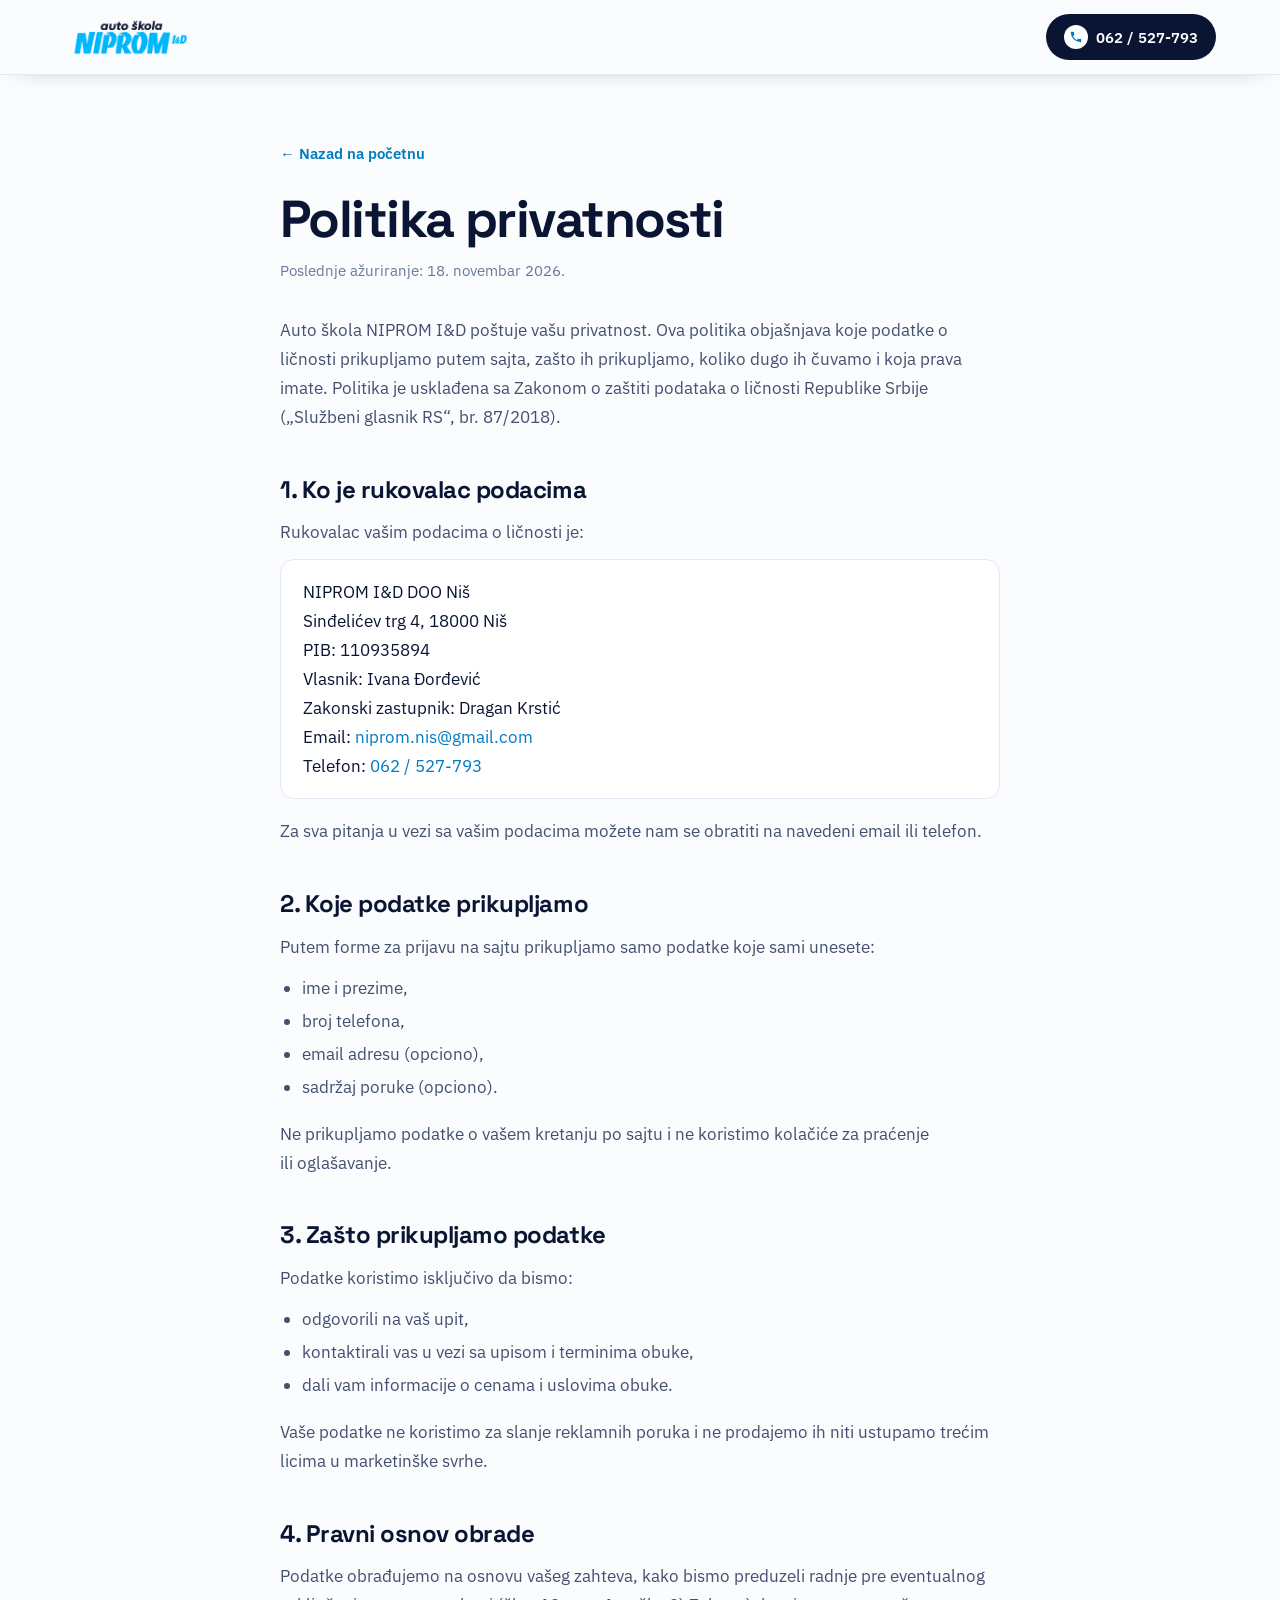
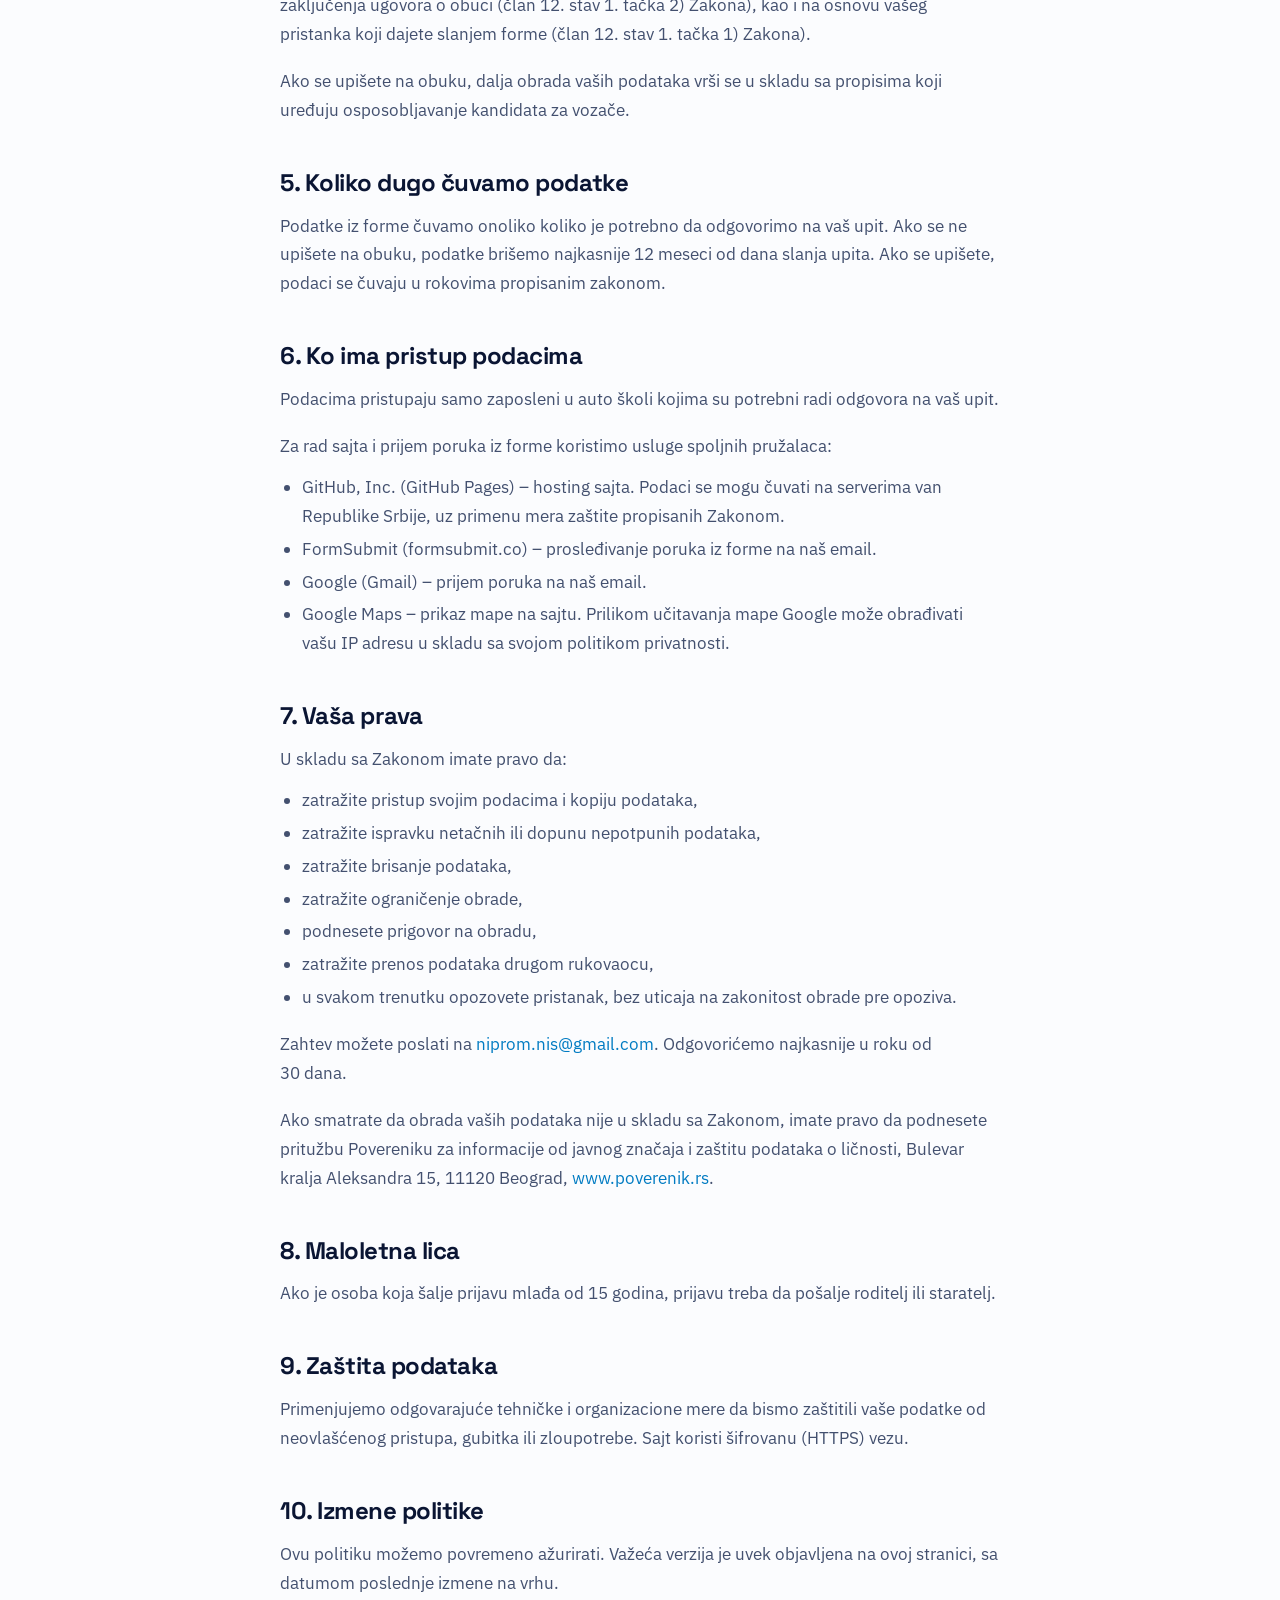
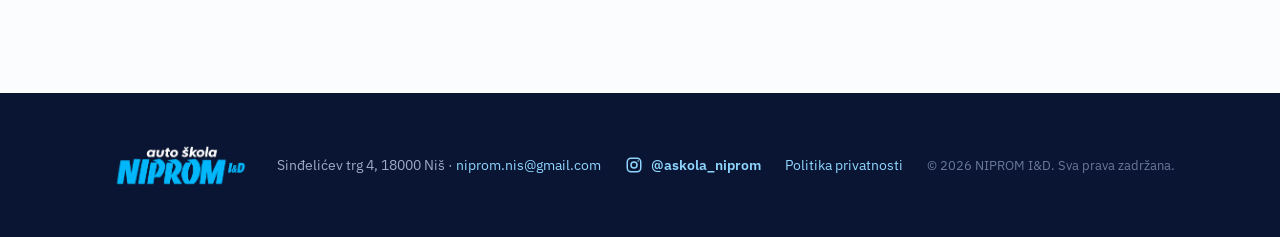
<file: politika-privatnosti.html>
<!DOCTYPE html>
<html lang="sr-Latn">
<head>
<meta charset="utf-8">
<meta name="viewport" content="width=device-width, initial-scale=1">
<title>Politika privatnosti | Auto škola NIPROM I&amp;D Niš</title>
<meta name="description" content="Politika privatnosti Auto škole NIPROM I&amp;D iz Niša: koje podatke prikupljamo putem forme za prijavu, zašto, koliko dugo ih čuvamo i koja su vaša prava.">
<meta name="robots" content="index, follow">
<link rel="canonical" href="https://misicv89-ops.github.io/niprom/politika-privatnosti.html">
<meta name="theme-color" content="#007BC2">
<link rel="icon" href="favicon.ico" sizes="any">
<link rel="icon" type="image/png" sizes="32x32" href="favicon-32.png">
<link rel="apple-touch-icon" href="apple-touch-icon.png">
<script src="js/react.production.min.js"></script>
<script src="js/react-dom.production.min.js"></script>
<script src="js/support.js"></script>
<link rel="preload" href="fonts/space-grotesk-latin-700-normal.woff2" as="font" type="font/woff2" crossorigin>
<link rel="stylesheet" href="fonts.css">
</head>
<body>
<x-dc>
<helmet>
<title>Politika privatnosti | Auto škola NIPROM I&amp;D Niš</title>
<meta name="description" content="Politika privatnosti Auto škole NIPROM I&amp;D iz Niša: koje podatke prikupljamo putem forme za prijavu, zašto, koliko dugo ih čuvamo i koja su vaša prava.">
<meta name="robots" content="index, follow">
<link rel="canonical" href="https://misicv89-ops.github.io/niprom/politika-privatnosti.html">
<meta name="theme-color" content="#007BC2">
<style>
  html, body { margin:0; padding:0; background:#FBFCFE; }
  * { box-sizing:border-box; }
  a { color:#007BC2; text-decoration:none; }
  a:hover { color:#0A1533; }
  ::selection { background:#007BC2; color:#fff; }
</style>
</helmet>
<div style="font-family:'IBM Plex Sans',sans-serif;color:#0A1533;min-height:100vh;display:flex;flex-direction:column">
  <header style="position:sticky;top:0;z-index:50;background:rgba(251,252,254,0.92);backdrop-filter:blur(14px);border-bottom:1px solid #E3E8F5;box-shadow:0 8px 24px -20px rgba(10,21,51,0.6)">
    <div style="max-width:1200px;margin:0 auto;padding:14px 24px;display:flex;align-items:center;gap:24px;justify-content:space-between">
      <a href="index.html#vrh" style="display:flex;align-items:center;gap:10px;color:#0A1533">
        <img class="nip-logo" src="assets/logo-tamni.png" alt="Auto škola NIPROM I&amp;D" width="130" height="42" style="height:42px;width:auto;display:block">
      </a>
      <a href="tel:062527793" style="display:flex;align-items:center;gap:8px;background:#0A1533;color:#fff;padding:11px 18px;border-radius:999px;font-size:15px;font-weight:600;white-space:nowrap" style-hover="background:#007BC2;color:#fff"><span aria-hidden="true" style="display:inline-grid;place-items:center;width:24px;height:24px;border-radius:999px;background:#fff;color:#007BC2"><svg width="14" height="14" viewBox="0 0 24 24" fill="currentColor"><path d="M6.6 10.8a15.1 15.1 0 0 0 6.6 6.6l2.2-2.2c.3-.3.7-.4 1-.2 1.1.4 2.3.6 3.6.6.6 0 1 .4 1 1V20c0 .6-.4 1-1 1A17 17 0 0 1 3 4c0-.6.4-1 1-1h3.5c.6 0 1 .4 1 1 0 1.3.2 2.5.6 3.6.1.3 0 .7-.2 1l-2.3 2.2z"></path></svg></span>062 / 527-793</a>
    </div>
  </header>

  <main style="flex:1;padding:64px 24px 96px">
    <article style="max-width:720px;margin:0 auto;font-size:17px;line-height:1.7;color:#43506F">
      <a href="index.html#vrh" style="display:inline-flex;align-items:center;gap:8px;font-size:15px;font-weight:600;color:#007BC2" style-hover="color:#0A1533">← Nazad na početnu</a>
      <h1 style="font-family:'Space Grotesk',sans-serif;font-weight:700;font-size:clamp(36px,5vw,52px);line-height:1.05;letter-spacing:-0.03em;color:#0A1533;margin:24px 0 12px;text-wrap:balance">Politika privatnosti</h1>
      <p style="margin:0 0 32px;font-size:15px;color:#6B7899">Poslednje ažuriranje: 18. novembar 2026.</p>
      <p style="margin:0 0 18px;text-wrap:pretty">Auto škola NIPROM I&amp;D poštuje vašu privatnost. Ova politika objašnjava koje podatke o ličnosti prikupljamo putem sajta, zašto ih prikupljamo, koliko dugo ih čuvamo i koja prava imate. Politika je usklađena sa Zakonom o zaštiti podataka o ličnosti Republike Srbije („Službeni glasnik RS“, br. 87/2018).</p>

      <h2 style="font-family:'Space Grotesk',sans-serif;font-weight:700;font-size:24px;line-height:1.2;letter-spacing:-0.02em;color:#0A1533;margin:44px 0 14px">1. Ko je rukovalac podacima</h2>
      <p style="margin:0 0 12px">Rukovalac vašim podacima o ličnosti je:</p>
      <p style="margin:0 0 18px;padding:18px 22px;border:1px solid #E3E8F5;border-radius:14px;background:#fff;color:#0A1533">NIPROM I&amp;D DOO Niš<br>Sinđelićev trg 4, 18000 Niš<br>PIB: 110935894<br>Vlasnik: Ivana Đorđević<br>Zakonski zastupnik: Dragan Krstić<br>Email: <a href="mailto:niprom.nis@gmail.com">niprom.nis@gmail.com</a><br>Telefon: <a href="tel:062527793">062 / 527-793</a></p>
      <p style="margin:0 0 18px;text-wrap:pretty">Za sva pitanja u vezi sa vašim podacima možete nam se obratiti na navedeni email ili telefon.</p>

      <h2 style="font-family:'Space Grotesk',sans-serif;font-weight:700;font-size:24px;line-height:1.2;letter-spacing:-0.02em;color:#0A1533;margin:44px 0 14px">2. Koje podatke prikupljamo</h2>
      <p style="margin:0 0 12px">Putem forme za prijavu na sajtu prikupljamo samo podatke koje sami unesete:</p>
      <ul style="margin:0 0 18px;padding-left:22px;display:grid;gap:4px">
        <li>ime i prezime,</li>
        <li>broj telefona,</li>
        <li>email adresu (opciono),</li>
        <li>sadržaj poruke (opciono).</li>
      </ul>
      <p style="margin:0 0 18px;text-wrap:pretty">Ne prikupljamo podatke o vašem kretanju po sajtu i ne koristimo kolačiće za praćenje ili oglašavanje.</p>

      <h2 style="font-family:'Space Grotesk',sans-serif;font-weight:700;font-size:24px;line-height:1.2;letter-spacing:-0.02em;color:#0A1533;margin:44px 0 14px">3. Zašto prikupljamo podatke</h2>
      <p style="margin:0 0 12px">Podatke koristimo isključivo da bismo:</p>
      <ul style="margin:0 0 18px;padding-left:22px;display:grid;gap:4px">
        <li>odgovorili na vaš upit,</li>
        <li>kontaktirali vas u vezi sa upisom i terminima obuke,</li>
        <li>dali vam informacije o cenama i uslovima obuke.</li>
      </ul>
      <p style="margin:0 0 18px;text-wrap:pretty">Vaše podatke ne koristimo za slanje reklamnih poruka i ne prodajemo ih niti ustupamo trećim licima u marketinške svrhe.</p>

      <h2 style="font-family:'Space Grotesk',sans-serif;font-weight:700;font-size:24px;line-height:1.2;letter-spacing:-0.02em;color:#0A1533;margin:44px 0 14px">4. Pravni osnov obrade</h2>
      <p style="margin:0 0 18px;text-wrap:pretty">Podatke obrađujemo na osnovu vašeg zahteva, kako bismo preduzeli radnje pre eventualnog zaključenja ugovora o obuci (član 12. stav 1. tačka 2) Zakona), kao i na osnovu vašeg pristanka koji dajete slanjem forme (član 12. stav 1. tačka 1) Zakona).</p>
      <p style="margin:0 0 18px;text-wrap:pretty">Ako se upišete na obuku, dalja obrada vaših podataka vrši se u skladu sa propisima koji uređuju osposobljavanje kandidata za vozače.</p>

      <h2 style="font-family:'Space Grotesk',sans-serif;font-weight:700;font-size:24px;line-height:1.2;letter-spacing:-0.02em;color:#0A1533;margin:44px 0 14px">5. Koliko dugo čuvamo podatke</h2>
      <p style="margin:0 0 18px;text-wrap:pretty">Podatke iz forme čuvamo onoliko koliko je potrebno da odgovorimo na vaš upit. Ako se ne upišete na obuku, podatke brišemo najkasnije 12 meseci od dana slanja upita. Ako se upišete, podaci se čuvaju u rokovima propisanim zakonom.</p>

      <h2 style="font-family:'Space Grotesk',sans-serif;font-weight:700;font-size:24px;line-height:1.2;letter-spacing:-0.02em;color:#0A1533;margin:44px 0 14px">6. Ko ima pristup podacima</h2>
      <p style="margin:0 0 18px;text-wrap:pretty">Podacima pristupaju samo zaposleni u auto školi kojima su potrebni radi odgovora na vaš upit.</p>
      <p style="margin:0 0 12px;text-wrap:pretty">Za rad sajta i prijem poruka iz forme koristimo usluge spoljnih pružalaca:</p>
      <ul style="margin:0 0 18px;padding-left:22px;display:grid;gap:4px">
        <li>GitHub, Inc. (GitHub Pages) – hosting sajta. Podaci se mogu čuvati na serverima van Republike Srbije, uz primenu mera zaštite propisanih Zakonom.</li>
        <li>FormSubmit (formsubmit.co) – prosleđivanje poruka iz forme na naš email.</li>
        <li>Google (Gmail) – prijem poruka na naš email.</li>
        <li>Google Maps – prikaz mape na sajtu. Prilikom učitavanja mape Google može obrađivati vašu IP adresu u skladu sa svojom politikom privatnosti.</li>
      </ul>

      <h2 style="font-family:'Space Grotesk',sans-serif;font-weight:700;font-size:24px;line-height:1.2;letter-spacing:-0.02em;color:#0A1533;margin:44px 0 14px">7. Vaša prava</h2>
      <p style="margin:0 0 12px;text-wrap:pretty">U skladu sa Zakonom imate pravo da:</p>
      <ul style="margin:0 0 18px;padding-left:22px;display:grid;gap:4px">
        <li>zatražite pristup svojim podacima i kopiju podataka,</li>
        <li>zatražite ispravku netačnih ili dopunu nepotpunih podataka,</li>
        <li>zatražite brisanje podataka,</li>
        <li>zatražite ograničenje obrade,</li>
        <li>podnesete prigovor na obradu,</li>
        <li>zatražite prenos podataka drugom rukovaocu,</li>
        <li>u svakom trenutku opozovete pristanak, bez uticaja na zakonitost obrade pre opoziva.</li>
      </ul>
      <p style="margin:0 0 18px;text-wrap:pretty">Zahtev možete poslati na <a href="mailto:niprom.nis@gmail.com">niprom.nis@gmail.com</a>. Odgovorićemo najkasnije u roku od 30 dana.</p>
      <p style="margin:0 0 18px;text-wrap:pretty">Ako smatrate da obrada vaših podataka nije u skladu sa Zakonom, imate pravo da podnesete pritužbu Povereniku za informacije od javnog značaja i zaštitu podataka o ličnosti, Bulevar kralja Aleksandra 15, 11120 Beograd, <a href="https://www.poverenik.rs" target="_blank" rel="noopener">www.poverenik.rs</a>.</p>

      <h2 style="font-family:'Space Grotesk',sans-serif;font-weight:700;font-size:24px;line-height:1.2;letter-spacing:-0.02em;color:#0A1533;margin:44px 0 14px">8. Maloletna lica</h2>
      <p style="margin:0 0 18px;text-wrap:pretty">Ako je osoba koja šalje prijavu mlađa od 15 godina, prijavu treba da pošalje roditelj ili staratelj.</p>

      <h2 style="font-family:'Space Grotesk',sans-serif;font-weight:700;font-size:24px;line-height:1.2;letter-spacing:-0.02em;color:#0A1533;margin:44px 0 14px">9. Zaštita podataka</h2>
      <p style="margin:0 0 18px;text-wrap:pretty">Primenjujemo odgovarajuće tehničke i organizacione mere da bismo zaštitili vaše podatke od neovlašćenog pristupa, gubitka ili zloupotrebe. Sajt koristi šifrovanu (HTTPS) vezu.</p>

      <h2 style="font-family:'Space Grotesk',sans-serif;font-weight:700;font-size:24px;line-height:1.2;letter-spacing:-0.02em;color:#0A1533;margin:44px 0 14px">10. Izmene politike</h2>
      <p style="margin:0 0 0px;text-wrap:pretty">Ovu politiku možemo povremeno ažurirati. Važeća verzija je uvek objavljena na ovoj stranici, sa datumom poslednje izmene na vrhu.</p>
    </article>
  </main>

  <footer style="background:#0A1533;color:#9FAAC8">
    <div style="max-width:1200px;margin:0 auto;padding:48px 24px;display:flex;flex-wrap:wrap;gap:24px;justify-content:center;align-items:center;text-align:center">
      <div style="display:flex;align-items:center;gap:10px;color:#fff">
        <img src="assets/logo-svetli.png" alt="Auto škola NIPROM I&amp;D" width="148" height="48" loading="lazy" style="height:48px;width:auto;display:block">
      </div>
      <div style="font-size:14px">Sinđelićev trg 4, 18000 Niš · <a href="mailto:niprom.nis@gmail.com" style="color:#8FD6FF">niprom.nis@gmail.com</a></div>
      <a href="https://www.instagram.com/askola_niprom/" target="_blank" rel="noopener" aria-label="Instagram @askola_niprom" style="display:inline-flex;align-items:center;gap:8px;color:#8FD6FF;font-size:14px;font-weight:600" style-hover="color:#fff"><svg width="18" height="18" viewBox="0 0 24 24" fill="none" stroke="currentColor" stroke-width="2" stroke-linecap="round" stroke-linejoin="round" aria-hidden="true"><rect x="3" y="3" width="18" height="18" rx="5"></rect><circle cx="12" cy="12" r="4"></circle><circle cx="17.5" cy="6.5" r="1" fill="currentColor" stroke="none"></circle></svg>@askola_niprom</a>
      <a href="politika-privatnosti.html" style="font-size:14px;color:#8FD6FF" style-hover="color:#fff">Politika privatnosti</a>
      <div style="font-size:13px;color:#6B7899">© 2026 NIPROM I&amp;D. Sva prava zadržana.</div>
    </div>
  </footer>
</div>
</x-dc>
</body>
</html>
</file>
<file: fonts.css>
@font-face{font-family:'Space Grotesk';font-style:normal;font-weight:400;font-display:swap;src:url(fonts/space-grotesk-latin-ext-400-normal.woff2) format('woff2');unicode-range:U+0100-02BA, U+02BD-02C5, U+02C7-02CC, U+02CE-02D7, U+02DD-02FF, U+0304, U+0308, U+0329, U+1D00-1DBF, U+1E00-1E9F, U+1EF2-1EFF, U+2020, U+20A0-20AB, U+20AD-20C4, U+2113, U+2C60-2C7F, U+A720-A7FF;}
@font-face{font-family:'Space Grotesk';font-style:normal;font-weight:400;font-display:swap;src:url(fonts/space-grotesk-latin-400-normal.woff2) format('woff2');unicode-range:U+0000-00FF, U+0131, U+0152-0153, U+02BB-02BC, U+02C6, U+02DA, U+02DC, U+0304, U+0308, U+0329, U+2000-206F, U+20AC, U+2122, U+2191, U+2193, U+2212, U+2215, U+FEFF, U+FFFD;}
@font-face{font-family:'Space Grotesk';font-style:normal;font-weight:500;font-display:swap;src:url(fonts/space-grotesk-latin-ext-500-normal.woff2) format('woff2');unicode-range:U+0100-02BA, U+02BD-02C5, U+02C7-02CC, U+02CE-02D7, U+02DD-02FF, U+0304, U+0308, U+0329, U+1D00-1DBF, U+1E00-1E9F, U+1EF2-1EFF, U+2020, U+20A0-20AB, U+20AD-20C4, U+2113, U+2C60-2C7F, U+A720-A7FF;}
@font-face{font-family:'Space Grotesk';font-style:normal;font-weight:500;font-display:swap;src:url(fonts/space-grotesk-latin-500-normal.woff2) format('woff2');unicode-range:U+0000-00FF, U+0131, U+0152-0153, U+02BB-02BC, U+02C6, U+02DA, U+02DC, U+0304, U+0308, U+0329, U+2000-206F, U+20AC, U+2122, U+2191, U+2193, U+2212, U+2215, U+FEFF, U+FFFD;}
@font-face{font-family:'Space Grotesk';font-style:normal;font-weight:700;font-display:swap;src:url(fonts/space-grotesk-latin-ext-700-normal.woff2) format('woff2');unicode-range:U+0100-02BA, U+02BD-02C5, U+02C7-02CC, U+02CE-02D7, U+02DD-02FF, U+0304, U+0308, U+0329, U+1D00-1DBF, U+1E00-1E9F, U+1EF2-1EFF, U+2020, U+20A0-20AB, U+20AD-20C4, U+2113, U+2C60-2C7F, U+A720-A7FF;}
@font-face{font-family:'Space Grotesk';font-style:normal;font-weight:700;font-display:swap;src:url(fonts/space-grotesk-latin-700-normal.woff2) format('woff2');unicode-range:U+0000-00FF, U+0131, U+0152-0153, U+02BB-02BC, U+02C6, U+02DA, U+02DC, U+0304, U+0308, U+0329, U+2000-206F, U+20AC, U+2122, U+2191, U+2193, U+2212, U+2215, U+FEFF, U+FFFD;}
@font-face{font-family:'IBM Plex Sans';font-style:normal;font-weight:400;font-display:swap;src:url(fonts/ibm-plex-sans-latin-ext-400-normal.woff2) format('woff2');unicode-range:U+0100-02BA, U+02BD-02C5, U+02C7-02CC, U+02CE-02D7, U+02DD-02FF, U+0304, U+0308, U+0329, U+1D00-1DBF, U+1E00-1E9F, U+1EF2-1EFF, U+2020, U+20A0-20AB, U+20AD-20C4, U+2113, U+2C60-2C7F, U+A720-A7FF;}
@font-face{font-family:'IBM Plex Sans';font-style:normal;font-weight:400;font-display:swap;src:url(fonts/ibm-plex-sans-latin-400-normal.woff2) format('woff2');unicode-range:U+0000-00FF, U+0131, U+0152-0153, U+02BB-02BC, U+02C6, U+02DA, U+02DC, U+0304, U+0308, U+0329, U+2000-206F, U+20AC, U+2122, U+2191, U+2193, U+2212, U+2215, U+FEFF, U+FFFD;}
@font-face{font-family:'IBM Plex Sans';font-style:normal;font-weight:500;font-display:swap;src:url(fonts/ibm-plex-sans-latin-ext-500-normal.woff2) format('woff2');unicode-range:U+0100-02BA, U+02BD-02C5, U+02C7-02CC, U+02CE-02D7, U+02DD-02FF, U+0304, U+0308, U+0329, U+1D00-1DBF, U+1E00-1E9F, U+1EF2-1EFF, U+2020, U+20A0-20AB, U+20AD-20C4, U+2113, U+2C60-2C7F, U+A720-A7FF;}
@font-face{font-family:'IBM Plex Sans';font-style:normal;font-weight:500;font-display:swap;src:url(fonts/ibm-plex-sans-latin-500-normal.woff2) format('woff2');unicode-range:U+0000-00FF, U+0131, U+0152-0153, U+02BB-02BC, U+02C6, U+02DA, U+02DC, U+0304, U+0308, U+0329, U+2000-206F, U+20AC, U+2122, U+2191, U+2193, U+2212, U+2215, U+FEFF, U+FFFD;}
@font-face{font-family:'IBM Plex Sans';font-style:normal;font-weight:600;font-display:swap;src:url(fonts/ibm-plex-sans-latin-ext-600-normal.woff2) format('woff2');unicode-range:U+0100-02BA, U+02BD-02C5, U+02C7-02CC, U+02CE-02D7, U+02DD-02FF, U+0304, U+0308, U+0329, U+1D00-1DBF, U+1E00-1E9F, U+1EF2-1EFF, U+2020, U+20A0-20AB, U+20AD-20C4, U+2113, U+2C60-2C7F, U+A720-A7FF;}
@font-face{font-family:'IBM Plex Sans';font-style:normal;font-weight:600;font-display:swap;src:url(fonts/ibm-plex-sans-latin-600-normal.woff2) format('woff2');unicode-range:U+0000-00FF, U+0131, U+0152-0153, U+02BB-02BC, U+02C6, U+02DA, U+02DC, U+0304, U+0308, U+0329, U+2000-206F, U+20AC, U+2122, U+2191, U+2193, U+2212, U+2215, U+FEFF, U+FFFD;}
</file>
